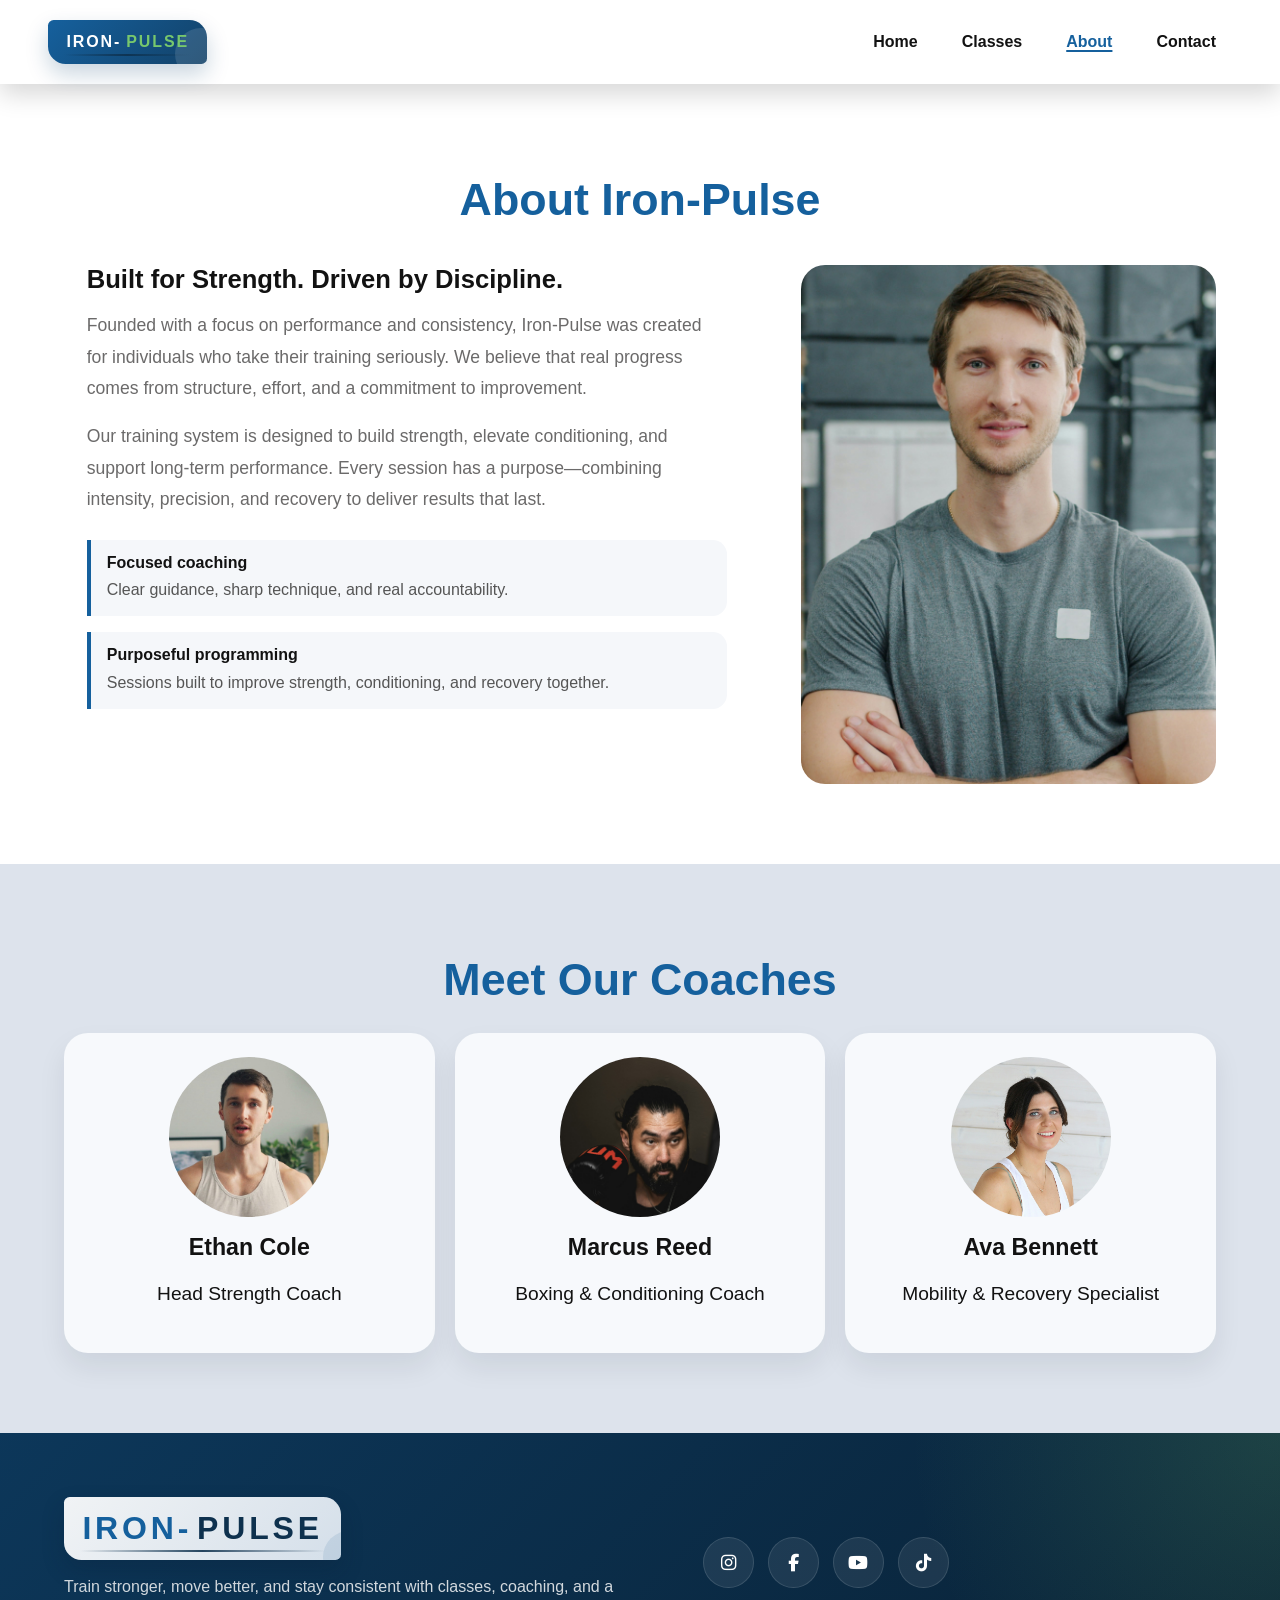
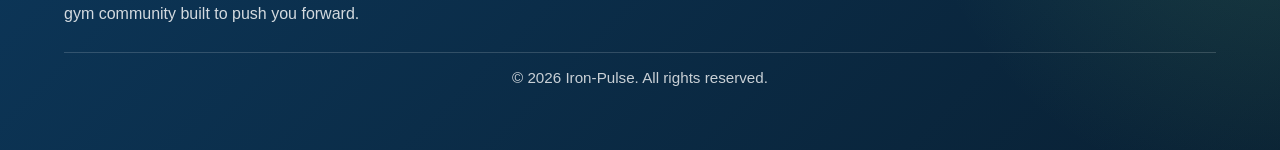
<file: about.html>
<!DOCTYPE html>
<html lang="en">
<head>
    <meta charset="UTF-8">
    <meta name="viewport" content="width=device-width, initial-scale=1.0">
    <title>Iron-pulse | About</title>
    <link rel="stylesheet" href="style.css">
    <link rel="stylesheet" href="https://cdnjs.cloudflare.com/ajax/libs/font-awesome/6.5.2/css/all.min.css">
    <script src="index.js" defer></script>
</head>
<body>
    
    <header class="site-header">
        <a href="index.html" class="logo">
            Iron-
            <span>Pulse</span>
        </a>

        <button class="ham-menu" type="button" aria-label="Open navigation menu" aria-expanded="false" aria-controls="site-nav">
            <span></span>
            <span></span>
            <span></span>
        </button>

        <nav class="off-screen-menu" id="site-nav">
            <ul>
                <li><a href="index.html">Home</a></li>
                <li><a href="classes.html">Classes</a></li>
                <li><a class="current-page" href="about.html">About</a></li>
                <li><a href="contact.html">Contact</a></li>
            </ul>
        </nav>
    </header>

    <main>

        <section class="about section-shell">
            <div class="about-container content-container">
                <h2 class="section-heading" >About Iron-Pulse</h2>
                <div class="about-content">
                    <div class="about-item about-copy">
                        <h3>Built for Strength. Driven by Discipline.</h3>
                        <p>
                            Founded with a focus on performance and consistency, 
                            Iron-Pulse was created for individuals who take their training seriously. 
                            We believe that real progress comes from structure, effort, and a commitment to improvement.
                        </p>
                        <p>
                            Our training system is designed to build strength, elevate conditioning, and support long-term 
                            performance. Every session has a purpose—combining intensity, precision, and recovery 
                            to deliver results that last.
                        </p>
                        <div class="about-highlights">
                            <div class="highlight">
                                <strong>Focused coaching</strong>
                                <span>Clear guidance, sharp technique, and real accountability.</span>
                            </div>
                            <div class="highlight">
                                <strong>Purposeful programming</strong>
                                <span>Sessions built to improve strength, conditioning, and recovery together.</span>
                            </div>
                        </div>
                    </div>
                    <div class="about-item about-visual">
                        <img src="images/about.jpg" alt="Athlete training with focus inside Iron-Pulse gym">
                    </div>
                </div>
            </div>
        </section>

        <section class="coaches section-shell">
            <div class="coaches-container content-container">
                <h2 class="section-heading">Meet Our Coaches</h2>
                <div class="coach-cards">
                    <article class="coach-card">
                        <img src="images/trainer1.jpeg" alt="">
                        <h3 class="coach-name">Ethan Cole</h3>
                        <p class="specialty">Head Strength Coach</p>
                    </article>
                    <article class="coach-card">
                        <img src="images/trainer2.jpeg" alt="">
                        <h3 class="coach-name">Marcus Reed</h3>
                        <p class="specialty">Boxing & Conditioning Coach</p>
                    </article>
                    <article class="coach-card">
                        <img src="images/trainer3.jpeg" alt="">
                        <h3 class="coach-name">Ava Bennett</h3>
                        <p class="specialty">Mobility & Recovery Specialist</p>
                    </article>
                </div>
            </div>
        </section>

    </main>

    <footer class="site-footer">
        <div class="footer-container content-container">
            <div class="footer-brand">
                <a href="#" class="footer-logo">Iron-<span>Pulse</span></a>
                <p>Train stronger, move better, and stay consistent with classes, coaching, and a gym community built to push you forward.</p>
            </div>

            <div class="footer-links">
                <a href="#" aria-label="Instagram">
                    <i class="fa-brands fa-instagram" aria-hidden="true"></i>
                </a>
                <a href="#" aria-label="Facebook">
                    <i class="fa-brands fa-facebook-f" aria-hidden="true"></i>
                </a>
                <a href="#" aria-label="YouTube">
                    <i class="fa-brands fa-youtube" aria-hidden="true"></i>
                </a>
                <a href="#" aria-label="TikTok">
                    <i class="fa-brands fa-tiktok" aria-hidden="true"></i>
                </a>
            </div>

            <p class="footer-copy">&copy; 2026 Iron-Pulse. All rights reserved.</p>
        </div>
    </footer>

</body>
</html>
</file>
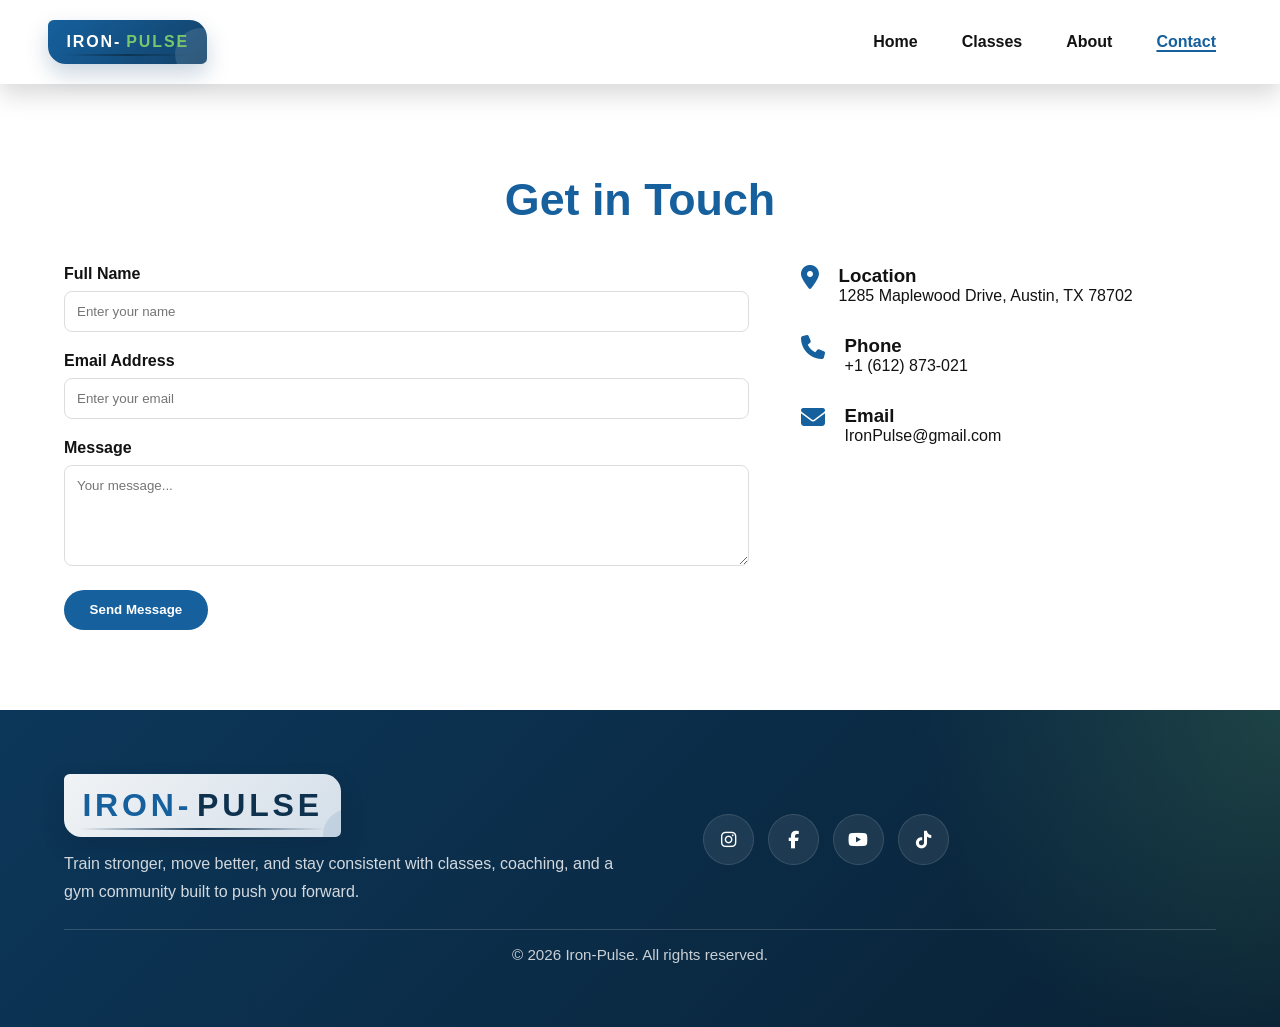
<file: contact.html>
<!DOCTYPE html>
<html lang="en">
<head>
    <meta charset="UTF-8">
    <meta name="viewport" content="width=device-width, initial-scale=1.0">
    <title>Iron-Pulse | Contact</title>
    <link rel="stylesheet" href="style.css">
    <link rel="stylesheet" href="https://cdnjs.cloudflare.com/ajax/libs/font-awesome/6.5.2/css/all.min.css">
    <script src="index.js" defer></script>
</head>
<body>
    
    <header class="site-header">
        <a href="index.html" class="logo">
            Iron-
            <span>Pulse</span>
        </a>

        <button class="ham-menu" type="button" aria-label="Open navigation menu" aria-expanded="false" aria-controls="site-nav">
            <span></span>
            <span></span>
            <span></span>
        </button>

        <nav class="off-screen-menu" id="site-nav">
            <ul>
                <li><a href="index.html">Home</a></li>
                <li><a href="classes.html">Classes</a></li>
                <li><a href="about.html">About</a></li>
                <li><a class="current-page" href="contact.html">Contact</a></li>
            </ul>
        </nav>
    </header>

    <main class="contact-main section-shell">

        <h1 class="section-heading">Get in Touch</h1>
        <div class="contact-container content-container">
            <section class="contact-form">
                <form action="#">
                    <div class="form-group">
                        <label for="name">Full Name</label>
                        <input required type="text" id="name" placeholder="Enter your name">
                    </div>
                    <div class="form-group">
                        <label for="email">Email Address</label>
                        <input required type="email" id="email" placeholder="Enter your email">
                    </div>
                    <div class="form-group">
                        <label for="message">Message</label>
                        <textarea required id="message" rows="5" placeholder="Your message..."></textarea>
                    </div>
                    <button type="submit" class="contact-btn">Send Message</button>
                </form>
            </section>
            <section class="contact-info">
                <div class="info-item">
                    <i class="fas fa-map-marker-alt"></i>
                    <div>
                        <h3>Location</h3>
                        <p>1285 Maplewood Drive, Austin, TX 78702</p>
                    </div>
                </div>
                <div class="info-item">
                    <i class="fas fa-phone"></i>
                    <div>
                        <h3>Phone</h3>
                        <p>+1 (612) 873-021</p>
                    </div>
                </div>
                <div class="info-item">
                    <i class="fas fa-envelope"></i>
                    <div>
                        <h3>Email</h3>
                        <p>IronPulse@gmail.com</p>
                    </div>
                </div>
            </section>
        </div>

    </main>


    <footer class="site-footer">
        <div class="footer-container content-container">
            <div class="footer-brand">
                <a href="#" class="footer-logo">Iron-<span>Pulse</span></a>
                <p>Train stronger, move better, and stay consistent with classes, coaching, and a gym community built to push you forward.</p>
            </div>

            <div class="footer-links">
                <a href="#" aria-label="Instagram">
                    <i class="fa-brands fa-instagram" aria-hidden="true"></i>
                </a>
                <a href="#" aria-label="Facebook">
                    <i class="fa-brands fa-facebook-f" aria-hidden="true"></i>
                </a>
                <a href="#" aria-label="YouTube">
                    <i class="fa-brands fa-youtube" aria-hidden="true"></i>
                </a>
                <a href="#" aria-label="TikTok">
                    <i class="fa-brands fa-tiktok" aria-hidden="true"></i>
                </a>
            </div>

            <p class="footer-copy">&copy; 2026 Iron-Pulse. All rights reserved.</p>
        </div>
    </footer>

</body>
</html>
</file>
<file: style.css>
:root {
    --primary-color: hsl(207, 76%, 35%);
    --white: white;
    --text-color: #121212;
    --header-shadow: 0 10px 24px rgba(0, 0, 0, 0.16);
    --secondary-color: hsl(207, 70%, 18%);
}

* {
    margin: 0;
    padding: 0;
    box-sizing: border-box;
}

body {
    font-family: Arial, sans-serif;
    color: var(--text-color);
}

.section-shell {
    padding: clamp(3rem, 7vw, 5rem) clamp(1rem, 4vw, 3rem);
}

.content-container {
    width: min(100%, 72rem);
    margin: 0 auto;
}

.section-heading {
    text-align: center;
    font-size: clamp(1.8rem, 4vw, 2.8rem);
    margin: 10px 0 40px;
    color: var(--primary-color);
}

.site-header {
    width: 100%;
    display: flex;
    justify-content: space-between;
    align-items: center;
    gap: 1rem;
    padding: 1rem clamp(1rem, 4vw, 3rem);
    background-color: var(--white);
    box-shadow: var(--header-shadow);
    position: relative;
    z-index: 1000;
}

.logo,
.footer-logo {
    position: relative;
    display: inline-flex;
    align-items: center;
    gap: 0.3rem;
    padding: 0.8rem 1.15rem;
    border-radius: 0.35rem 1.1rem 0.35rem 1.1rem;
    overflow: hidden;
}

.logo {
    background: linear-gradient(135deg, var(--primary-color), hsl(207, 70%, 24%));
    color: var(--white);
    font-weight: 700;
    text-decoration: none;
    text-transform: uppercase;
    letter-spacing: 0.12em;
    box-shadow: 0 10px 22px rgba(11, 64, 108, 0.22);
}

.logo::after,
.footer-logo::after {
    content: "";
    position: absolute;
    inset: auto -12% -38% auto;
    width: 3.25rem;
    height: 3.25rem;
    border-radius: 50%;
}

.logo::after {
    background: rgba(255, 255, 255, 0.12);
}

.logo span,
.footer-logo span {
    position: relative;
    z-index: 1;
}

.logo span {
    color: #77c76d;
}

.logo::before,
.footer-logo::before {
    content: "";
    position: absolute;
    left: 1rem;
    right: 1rem;
    bottom: 0.45rem;
    height: 2px;
    background: linear-gradient(90deg, transparent, var(--secondary-color), transparent);
    opacity: 0.9;
}

.ham-menu {
    display: inline-flex;
    flex-direction: column;
    justify-content: space-between;
    width: 2.5rem;
    height: 2rem;
    padding: 0;
    border: 0;
    background: transparent;
    cursor: pointer;
    position: relative;
    z-index: 1100;
}

.ham-menu span {
    display: block;
    width: 100%;
    height: 0.25rem;
    background-color: var(--primary-color);
    border-radius: 999px;
    transition: transform 0.3s ease, opacity 0.3s ease, background-color 0.3s ease;
    transform-origin: center;
}

.ham-menu.active span:nth-child(1) {
    transform: translateY(0.875rem) rotate(45deg);
    background-color: var(--white);
}

.ham-menu.active span:nth-child(2) {
    opacity: 0;
}

.ham-menu.active span:nth-child(3) {
    transform: translateY(-0.875rem) rotate(-45deg);
    background-color: var(--white);
}

.off-screen-menu {
    position: fixed;
    top: 0;
    right: -100%;
    width: min(85vw, 22rem);
    height: 100dvh;
    padding: 6rem 2rem 2rem;
    background-color: var(--secondary-color);
    transition: right 0.3s ease;
    z-index: 1050;
}

.off-screen-menu.active {
    right: 0;
}

.off-screen-menu ul {
    list-style: none;
    display: flex;
    flex-direction: column;
    gap: 1rem;
}

.off-screen-menu a {
    display: block;
    color: var(--white);
    text-decoration: none;
    font-size: clamp(1.1rem, 2vw, 1.35rem);
    font-weight: 700;
    padding: 0.85rem 1rem;
    border: 1px solid rgba(255, 255, 255, 0.2);
}

.off-screen-menu a:hover,
.off-screen-menu a:focus-visible {
    background-color: rgba(255, 255, 255, 0.12);
    outline: none;
}

@media (min-width: 768px) {
    .site-header {
        padding-block: 1.25rem;
    }

    .ham-menu {
        display: none;
    }

    .off-screen-menu {
        position: static;
        width: auto;
        height: auto;
        padding: 0;
        background-color: transparent;
        transition: none;
    }

    .off-screen-menu ul {
        flex-direction: row;
        align-items: center;
        gap: 0.75rem;
    }

    .off-screen-menu a {
        color: var(--text-color);
        font-size: 1rem;
        padding: 0.65rem 1rem;
        border: 0;
        background-color: transparent;
    }

    .off-screen-menu a:hover,
    .off-screen-menu a:focus-visible {
        color: var(--primary-color);
    }

    .off-screen-menu a.current-page {
        color: var(--primary-color);
        font-weight: bold;
        text-decoration: underline;
        text-decoration-color: var(--primary-color);
        text-decoration-thickness: 2px;
        text-underline-offset: 0.18em;
    }
}


/* hero section */
.hero {
    min-height: calc(100dvh - 5rem);
    color: white;
    background: url('images/hero.jpg');
    background-repeat: no-repeat;
    background-size: cover;
    background-position: center;
    position: relative;
    display: flex;
    justify-content: center;
    align-items: center;
    text-align: center;
    padding: clamp(2rem, 6vw, 5rem) clamp(1rem, 4vw, 3rem);
}

.hero-shadow {
    position: absolute;
    inset: 0;
    background: linear-gradient(180deg, rgba(0, 0, 0, 0.38), rgba(0, 0, 0, 0.6));
}

.hero-container {
    position: relative;
    z-index: 1;
    width: min(100%, 70rem);
    display: flex;
    justify-content: center;
}

.text-box {
    width: min(100%, 44rem);
    background: rgba(245, 244, 244, 0.2);
    backdrop-filter: blur(10px);
    border: 1px solid rgba(241, 239, 239, 0.3);
    padding: clamp(1.5rem, 5vw, 3.5rem);
    border-radius: clamp(1rem, 2vw, 1.5rem);
}

.text-box h1 {
    font-size: clamp(2rem, 4.8vw, 3.75rem);
    line-height: 1.05;
    margin-bottom: 1rem;
    text-wrap: balance;
}

.text-box p {
    max-width: 38rem;
    margin: 0 auto;
    font-size: clamp(1rem, 2.2vw, 1.25rem);
    line-height: 1.7;
}

.btn {
    display: inline-block;
    margin-top: 1.5rem;
    background-color: var(--primary-color);
    color: white;
    text-decoration: none;
    padding: 0.9rem 1.8rem;
    font-weight: bold;
    border-radius: 999px;
    cursor: pointer;
    transition: transform 0.3s ease, box-shadow 0.3s ease, background-color 0.3s ease;
}

.btn:hover,
.btn:focus-visible {
    background-color: var(--secondary-color);
    transform: translateY(-4px);
    box-shadow: 0 14px 24px rgba(0, 0, 0, 0.18);
    outline: none;
}

@media (max-width: 767px) {
    .hero {
        min-height: calc(100dvh - 4.5rem);
    }

    .text-box {
        text-align: left;
    }

    .text-box p {
        margin-inline: 0;
    }

    .btn {
        width: 100%;
        text-align: center;
    }
}

@media (min-width: 900px) {
    .hero {
        min-height: calc(100dvh - 6rem);
    }

    .text-box {
        padding-inline: clamp(2.5rem, 4vw, 4rem);
    }
}
/*end of hero section.*/

/* classes section */
.classes {
    background: #f1f5fc;
}

.classes-container h2 {
    margin-bottom: 1.5rem;
}

.classes-grid {
    display: grid;
    grid-template-columns: 1fr;
    gap: 1rem;
}

.class-box {
    min-height: 14rem;
    position: relative;
    display: flex;
    align-items: flex-end;
    padding: 1.25rem;
    border-radius: 1.25rem;
    overflow: hidden;
    box-shadow: 0 16px 30px rgba(0, 0, 0, 0.12);
    isolation: isolate;
}

.class-box-1 {
    --class-image: url('images/strength-training.jpg');
}

.class-box-2 {
    --class-image: url('images/HIIT-conditioning.jpg');
}

.class-box-3 {
    --class-image: url('images/boxing-basics.jpg');
}

.class-box-4 {
    --class-image: url('images/core-power.jpg');
}

.class-box-5 {
    --class-image: url('images/mobility-flow.jpg');
}

.class-box-6 {
    --class-image: url('images/recovery-zone.jpg');
}

.class-box::before {
    content: "";
    position: absolute;
    inset: 0;
    background-image: var(--class-image);
    background-repeat: no-repeat;
    background-size: cover;
    background-position: center;
    transform: scale(1.12);
    transition: transform 0.35s ease;
    z-index: -2;
}

.class-box::after {
    content: "";
    position: absolute;
    inset: auto 0 0;
    height: 45%;
    background: linear-gradient(180deg, transparent, rgba(0, 0, 0, 0.72));
    opacity: 0;
    transform: translateY(18px);
    transition: opacity 0.35s ease, transform 0.35s ease;
    z-index: -1;
}

.class-box span {
    position: relative;
    color: var(--white);
    font-size: clamp(1.15rem, 2vw, 1.5rem);
    font-weight: 700;
    letter-spacing: 0.03em;
    opacity: 0;
    transform: translateY(12px);
    transition: opacity 0.35s ease, transform 0.35s ease;
}

.class-box:hover::before,
.class-box:focus-within::before {
    transform: scale(1);
}

.class-box:hover::after,
.class-box:focus-within::after {
    opacity: 1;
    transform: translateY(0);
}

.class-box:hover span,
.class-box:focus-within span {
    opacity: 1;
    transform: translateY(0);
}

@media (hover: none) {
    .class-box::before {
        transform: scale(1);
    }

    .class-box::after {
        opacity: 1;
        transform: translateY(0);
    }

    .class-box span {
        opacity: 1;
        transform: translateY(0);
    }
}

@media (min-width: 900px) {
    .classes-grid {
        grid-template-columns: repeat(3, minmax(0, 1fr));
        height: clamp(34rem, 62vh, 46rem);
        max-height: 88vh;
        grid-template-rows: repeat(3, minmax(0, 1fr));
        grid-template-areas:
            "box-1 box-2 box-2"
            "box-1 box-3 box-4"
            "box-5 box-5 box-6"
            "box-7 box-8 box-8"; /*this last one is only for the classes page.*/
        gap: 1.25rem;
    }

    .class-box {
        min-height: 0;
    }

    .class-box-1 {
        grid-area: box-1;
    }

    .class-box-2 {
        grid-area: box-2;
    }

    .class-box-3 {
        grid-area: box-3;
    }

    .class-box-4 {
        grid-area: box-4;
    }

    .class-box-5 {
        grid-area: box-5;
    }

    .class-box-6 {
        grid-area: box-6;
    }
}

/* memberships section */
.memberships {
    background: var(--white);
}

.memberships-container h2 {
    margin-bottom: 1.75rem;
}

.membership-cards {
    display: grid;
    grid-template-columns: 1fr;
    gap: 1.25rem;
}

.card {
    display: flex;
    flex-direction: column;
    align-items: center;
    gap: 0.35rem;
    padding: 2rem 1.5rem;
    border-radius: 1.5rem;
    background: #f7f9fc;
    box-shadow: 0 14px 28px rgba(15, 23, 42, 0.08);
    text-align: center;
    transition: transform 0.3s ease, box-shadow 0.3s ease;
}

.plan-icon {
    font-size: 2.2rem;
    color: var(--secondary-color);
    margin-bottom: 1rem;
}

.card h3 {
    font-size: 1.45rem;
    margin-bottom: 1rem;
}

.card ul {
    list-style: none;
    margin-bottom: 1.5rem;
    width: fit-content;
    max-width: min(100%, 18ch);
    margin-inline: auto;
    text-align: left;
}

.card li {
    position: relative;
    padding-left: 1.6rem;
}

.card li + li {
    margin-top: 0.8rem;
}

.card li::before {
    content: "\f00c";
    font-family: "Font Awesome 6 Free";
    font-weight: 900;
    color: var(--secondary-color);
    position: absolute;
    left: 0;
    top: 0.05rem;
}

.price {
    margin-top: auto;
    margin-bottom: 1.5rem;
    font-size: clamp(2rem, 5vw, 2.8rem);
    font-weight: 800;
    color: var(--text-color);
}

.plan-btn {
    display: inline-block;
    min-width: 10rem;
    padding: 0.9rem 1.5rem;
    border: 2px solid var(--secondary-color);
    border-radius: 999px;
    text-decoration: none;
    font-weight: 700;
    color: var(--secondary-color);
    background: var(--white);
    transition: background-color 0.3s ease, color 0.3s ease, transform 0.3s ease, box-shadow 0.3s ease;
}

.card:not(.recommended):hover {
    transform: translateY(-6px);
    box-shadow: 0 18px 34px rgba(15, 23, 42, 0.16);
}

.card:not(.recommended) .plan-btn:hover,
.card:not(.recommended) .plan-btn:focus-visible {
    background-color: var(--secondary-color);
    color: var(--white);
    outline: none;
}

.card.recommended {
    border: 2px solid var(--secondary-color);
}

.card:not(.recommended) {
    box-shadow: 0 18px 34px rgba(15, 23, 42, 0.16);
}

.card.recommended .plan-btn {
    background: var(--secondary-color);
    color: var(--white);
}

.card.recommended .plan-btn:hover,
.card.recommended .plan-btn:focus-visible {
    background-color: var(--primary-color);
    transform: translateY(-4px);
    box-shadow: 0 14px 24px rgba(15, 23, 42, 0.18);
    outline: none;
}

@media (min-width: 900px) {
    .membership-cards {
        grid-template-columns: repeat(3, minmax(0, 1fr));
        align-items: stretch;
    }
}

/* footer */
.site-footer {
    padding: clamp(2.5rem, 6vw, 4rem) clamp(1rem, 4vw, 3rem);
    background:
        radial-gradient(circle at top right, rgba(119, 199, 109, 0.18), transparent 28%),
        linear-gradient(135deg, hsl(207, 76%, 20%), hsl(207, 70%, 12%));
    color: var(--white);
}

.footer-container {
    display: grid;
    gap: 1.5rem;
}

.footer-brand {
    display: grid;
    gap: 0.85rem;
}

.footer-logo {
    width: fit-content;
    background: linear-gradient(135deg, rgba(255, 255, 255, 0.94), rgba(240, 247, 255, 0.88));
    color: var(--primary-color);
    text-decoration: none;
    font-size: clamp(1.4rem, 3vw, 2rem);
    font-weight: 800;
    text-transform: uppercase;
    letter-spacing: 0.12em;
    box-shadow: 0 10px 22px rgba(7, 28, 48, 0.22);
}

.footer-logo::after {
    background: rgba(16, 84, 139, 0.1);
}

.footer-logo span {
    color: var(--secondary-color);
}

.footer-brand p {
    max-width: 36rem;
    color: rgba(255, 255, 255, 0.82);
    line-height: 1.7;
}

.footer-links {
    display: flex;
    flex-wrap: wrap;
    align-items: center;
    justify-content: flex-start;
    gap: 0.85rem;
}

.footer-links a {
    display: inline-flex;
    align-items: center;
    justify-content: center;
    width: 3.2rem;
    height: 3.2rem;
    border-radius: 999px;
    text-decoration: none;
    color: var(--white);
    background: rgba(255, 255, 255, 0.08);
    border: 1px solid rgba(255, 255, 255, 0.12);
    transition: transform 0.3s ease, background-color 0.3s ease, border-color 0.3s ease;
}

.footer-links a:hover,
.footer-links a:focus-visible {
    transform: translateY(-3px);
    background: rgba(119, 199, 109, 0.16);
    border-color: rgba(119, 199, 109, 0.5);
    outline: none;
}

.footer-links i {
    font-size: 1.1rem;
}

.footer-copy {
    border-top: 1px solid rgba(255, 255, 255, 0.16);
    padding-top: 1rem;
    color: rgba(255, 255, 255, 0.78);
    font-size: 0.95rem;
    text-align: center;
}

@media (min-width: 900px) {
    .footer-container {
        grid-template-columns: 1.2fr 1fr;
        align-items: center;
    }

    .footer-copy {
        grid-column: 1 / -1;
    }
}

/*classes page*/

.class-box-7 {
    --class-image: url('images/cardio-performence.jpg');
}

.class-box-8 {
    --class-image: url('images/athletic-conditioning.jpg');
}

.selection {
    display: flex;
    justify-content: center;
    flex-wrap: wrap;
    gap: .5rem;
    margin-bottom: 3vh;
    margin-top: 6vh;
}

.selection .selected-btn, .selection-btn:hover {
    transition: .4s ease;
    background-color: var(--secondary-color);
    color: var(--white);
}

.selection-btn {
    display: inline-block;
    min-width: 10rem;
    padding: 0.9rem 1.5rem;
    border: 2px solid var(--secondary-color);
    border-radius: 999px;
    text-align: center;
    text-decoration: none;
    font-weight: 700;
    color: var(--secondary-color);
    background: var(--white);
    transition: background-color 0.3s ease, color 0.3s ease, transform 0.3s ease, box-shadow 0.3s ease;
}

@media (min-width: 900px) {
    .classes-page-grid {
        height: clamp(46rem, 91vh, 62rem);
        max-height: 92vh;
        grid-template-rows: repeat(4, minmax(0, 1fr));
        grid-template-areas:
            "box-1 box-2 box-2"
            "box-1 box-3 box-4"
            "box-5 box-5 box-6"
            "box-7 box-8 box-8"; /*this last one is only for the classes page.*/
    }

    .class-box-7 {
        grid-area: box-7;
    }
    .class-box-8 {
        grid-area: box-8;
    }
}

/*about page*/

.about-content {
    display: grid;
    grid-template-columns: minmax(0, 1fr);
    gap: clamp(2rem, 4vw, 4rem);
    align-items: start;
}

.about-item {
    min-width: 0;
}

.about-copy {
    width: 100%;
    max-width: 40rem;
    margin: 0 auto;
    padding: 0;
}

.about-item h3 {
    font-size: clamp(1.55rem, 2vw, 2.05rem);
    line-height: 1.15;
}

.about-item p {
    margin-top: 1rem;
    font-size: clamp(1rem, 1.8vw, 1.1rem);
    line-height: 1.8;
    color: #6b6a6a;
}

.about-highlights {
    display: grid;
    gap: 1rem;
    margin-top: 1.5rem;
}

.highlight {
    padding: 0.85rem 1rem 0.85rem 1rem;
    border-left: 4px solid var(--primary-color);
    background-color: #f5f7fa;
    border-radius: 0 0.9rem 0.9rem 0;
}

.highlight strong {
    display: block;
    margin-bottom: 0.35rem;
    font-size: 1rem;
}

.highlight span {
    color: #555;
    line-height: 1.6;
}

.about-visual {
    width: 100%;
    max-width: 30rem;
    margin: 0 auto;
}

.about-visual img {
    display: block;
    border-radius: 1.5rem;
    width: 100%;
    min-height: 20rem;
    aspect-ratio: 4 / 5;
    object-fit: cover;
    transform: none;
}

@media (min-width: 768px) {
    .about-content {
        grid-template-columns: minmax(0, 1.65fr) minmax(18rem, 1fr);
        align-items: start;
    }

    .about-visual {
        align-self: center;
    }
}

.coaches {
    background: #dde3ec;
}

.coaches-container h2 {
    margin-bottom: 1.75rem;
}

.coach-cards {
    display: grid;
    grid-template-columns: 1fr;
    gap: 1.25rem;
    justify-content: center;
}

.coach-card {
    display: flex;
    flex-direction: column;
    align-items: center;
    gap: 0.35rem;
    width: min(100%, 25rem);
    margin: 0 auto;
    padding: 1.5rem 1.25rem;
    border-radius: 1.5rem;
    background: #f7f9fc;
    box-shadow: 0 14px 28px rgba(15, 23, 42, 0.08);
    text-align: center;
    transition: transform 0.3s ease, box-shadow 0.3s ease;
}

.coach-card img {
    width: 10rem;
    height: 10rem;
    object-fit: cover;
    border-radius: 50%;
    margin-bottom: 0.75rem;
}

.coach-card h3 {
    font-size: 1.45rem;
    margin-bottom: 1rem;
}

.specialty {
    margin-top: auto;
    margin-bottom: 1.5rem;
    font-size: 1.2rem;
    color: var(--text-color);
}

@media (min-width: 768px) {
    .coach-cards {
        grid-template-columns: repeat(3, minmax(0, 1fr));
    }
}

/*contact us page*/
.contact-main {
    background: var(--white);
}
.contact-container {
    display: grid;
    grid-template-columns: minmax(0, 1fr);
    gap: clamp(2rem, 4vw, 4rem);
    align-items: start;
}
.contact-form {
  min-width: 0;
}
.contact-info {
  min-width: 0;
}
.form-group {
  margin-bottom: 20px;
}
.form-group label {
  display: block;
  margin-bottom: 8px;
  font-weight: bold;
}
input,
textarea {
  width: 100%;
  padding: 12px;
  border: 1px solid #ddd;
  border-radius: 8px;
  font-family: inherit;
}
input:focus,
textarea:focus {
  outline: none;
  box-shadow: 0 0 0 3px rgba(46, 60, 125, 0.1);
}
.info-item {
  display: flex;
  gap: 20px;
  margin-bottom: 30px;
}
.info-item i {
  font-size: 1.5rem;
}

.contact-btn {
    background-color: var(--primary-color);
    color: white;
    padding: 0.8rem 1.6rem;
    border: none;
    border-radius: 999px;
    font-weight: bold;
}

.contact-btn:hover {
    background-color: var(--secondary-color);
    transition: .6s ease;
    transform: translateY(-2px);
    box-shadow: 0 7px 24px rgba(0, 0, 0, 0.18);
}

.fas {
    color: var(--primary-color);
}

@media (min-width: 768px) {
    .contact-container {
        grid-template-columns: minmax(0, 1.65fr) minmax(18rem, 1fr);
        align-items: stretch;
    }
}
</file>
